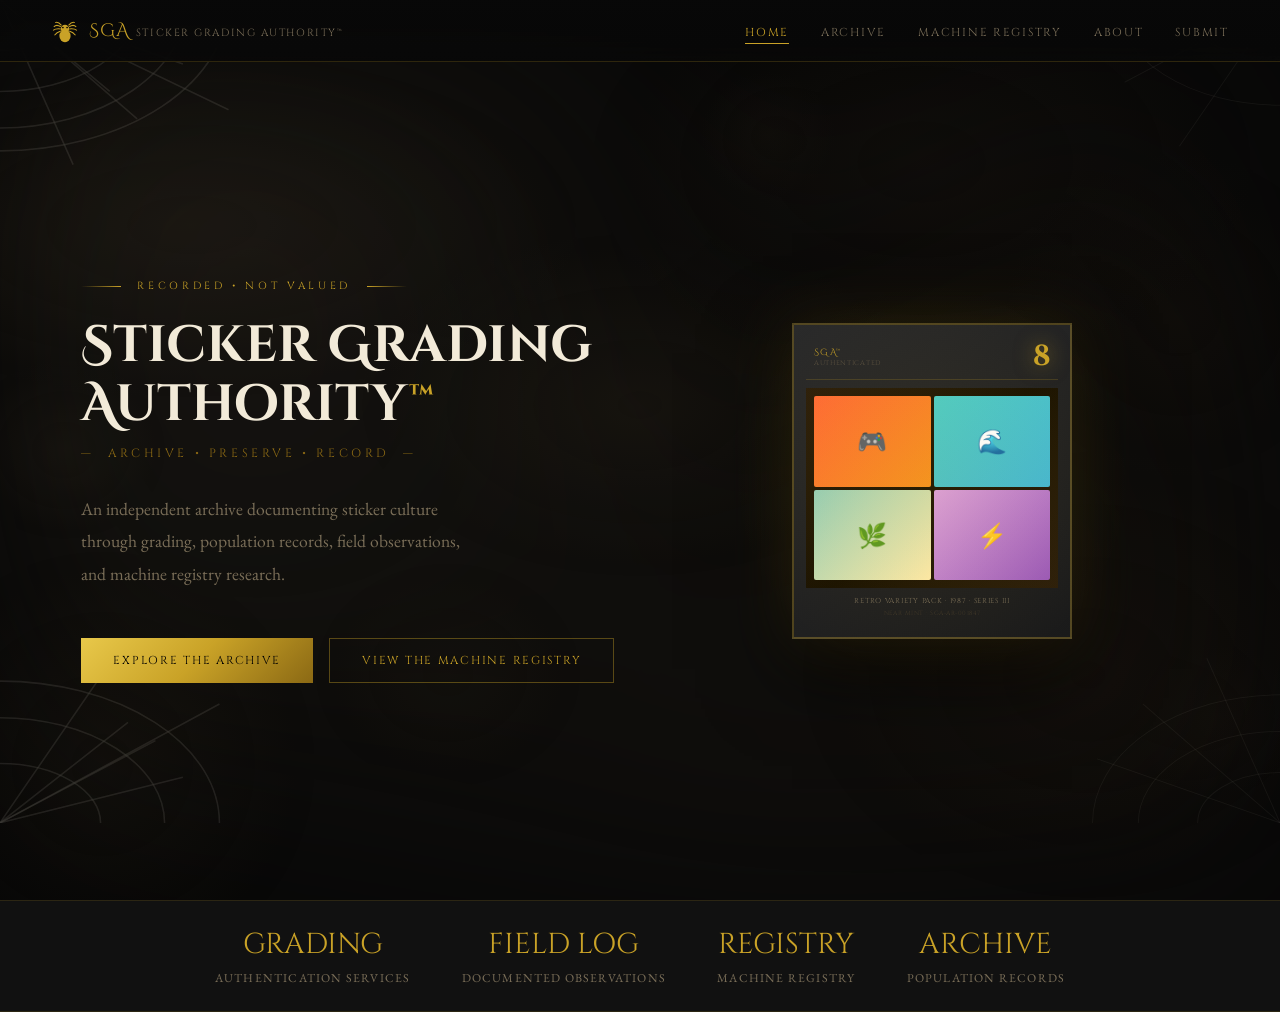
<file: frontend/index.html>
<!DOCTYPE html>
<html lang="en">
<head>
<meta charset="UTF-8">
<meta name="viewport" content="width=device-width, initial-scale=1.0">
<title>SGA — Sticker Grading Authority™</title>
<link href="https://fonts.googleapis.com/css2?family=Cinzel:wght@400;600;700;900&family=Cinzel+Decorative:wght@400;700&family=EB+Garamond:ital,wght@0,400;0,500;1,400&display=swap" rel="stylesheet">
<link rel="stylesheet" href="css/style.css">
<style>

</style>
</head>
<body>

<svg class="web-bg" viewBox="0 0 1400 900" preserveAspectRatio="xMidYMid slice">
  <g stroke="#C9A227" stroke-width="1.3" stroke-opacity="0.9" fill="none">
    <g class="web-corner-tl" transform="translate(0,0)"><line x1="0" y1="0" x2="200" y2="70"/><line x1="0" y1="0" x2="150" y2="130"/><line x1="0" y1="0" x2="80" y2="180"/><line x1="0" y1="0" x2="180" y2="50"/><line x1="0" y1="0" x2="120" y2="100"/><line x1="0" y1="0" x2="250" y2="120"/><ellipse cx="0" cy="0" rx="90" ry="55"/><ellipse cx="0" cy="0" rx="155" ry="100"/><ellipse cx="0" cy="0" rx="205" ry="140"/><ellipse cx="0" cy="0" rx="250" ry="165"/></g>
    <g class="web-corner-br" transform="translate(1400,900)"><line x1="0" y1="0" x2="-200" y2="-70"/><line x1="0" y1="0" x2="-150" y2="-130"/><line x1="0" y1="0" x2="-80" y2="-180"/><ellipse cx="0" cy="0" rx="90" ry="55"/><ellipse cx="0" cy="0" rx="155" ry="100"/><ellipse cx="0" cy="0" rx="205" ry="140"/></g>
    <g class="web-corner-tr" transform="translate(1400,0)"><line x1="0" y1="0" x2="-170" y2="90"/><line x1="0" y1="0" x2="-110" y2="160"/><ellipse cx="0" cy="0" rx="110" ry="65"/><ellipse cx="0" cy="0" rx="180" ry="115"/></g>
    <g class="web-corner-bl" transform="translate(0,900)"><line x1="0" y1="0" x2="170" y2="-90"/><line x1="0" y1="0" x2="110" y2="-160"/><line x1="0" y1="0" x2="200" y2="-50"/><line x1="0" y1="0" x2="140" y2="-110"/><line x1="0" y1="0" x2="240" y2="-130"/><ellipse cx="0" cy="0" rx="110" ry="65"/><ellipse cx="0" cy="0" rx="180" ry="115"/><ellipse cx="0" cy="0" rx="240" ry="155"/></g>
  </g>
</svg>

<nav>
  <div class="nav-brand" onclick="window.location.href='index.html'">
    <svg class="nav-logo" viewBox="0 0 40 40">
      <circle cx="20" cy="17" r="6" fill="#C9A227"/>
      <ellipse cx="20" cy="27" rx="8" ry="9" fill="#C9A227"/>
      <g stroke="#C9A227" stroke-width="1.5" fill="none">
        <path d="M14,14 Q8,10 4,14"/><path d="M14,17 Q7,16 3,19"/><path d="M14,20 Q8,22 5,26"/>
        <path d="M26,14 Q32,10 36,14"/><path d="M26,17 Q33,16 37,19"/><path d="M26,20 Q32,22 35,26"/>
        <path d="M15,12 Q10,6 6,8"/><path d="M25,12 Q30,6 34,8"/>
      </g>
      <circle cx="17" cy="15" r="1.2" fill="#000"/>
      <circle cx="23" cy="15" r="1.2" fill="#000"/>
    </svg>
    <div class="nav-brand-text">
      <span class="nav-sga">SGA</span>
      <span class="nav-full">Sticker Grading Authority&#8482;</span>
    </div>
  </div>
  <ul class="nav-links">
    <li><a href="index.html" id="nav-home" class="active">Home</a></li>
    <li><a href="archive.html" id="nav-archive">Archive</a></li>
    <li><a href="machine-registry.html" id="nav-registry">Machine Registry</a></li>
    <li><a href="about.html" id="nav-about">About</a></li>
    <li><a href="submit.html" id="nav-submit">Submit</a></li>
  </ul>
</nav>

<div id="page-home" class="page active">
  <div class="hero">
    <div>
      <div class="hero-eyebrow">Recorded • Not Valued</div>
      <h1 class="hero-title">Sticker Grading<br>Authority<span>&#8482;</span></h1>
      <div class="hero-sub">Archive • Preserve • Record</div>
      <p class="hero-desc">An independent archive documenting sticker culture through grading,
  population records, field observations, and machine registry research.</p>
      <div class="hero-btns">
        <button class="btn-primary" onclick="window.location.href='archive.html'">Explore the Archive</button>
        <button class="btn-secondary" onclick="window.location.href='machine-registry.html'">View the Machine Registry</button>
      </div>
    </div>
    <div class="hero-visual"> 
      <div class="glow-orb"></div>
      <div class="graded-card">
        <div class="card-header">
          <div><div class="card-brand">SGA&#8482;</div><div style="font-family:'Cinzel',serif;font-size:0.42rem;color:#5a5040;letter-spacing:0.1em;">AUTHENTICATED</div></div>
          <div class="card-grade">8</div>
        </div>
        <div class="card-img">
          <div class="sp s1">&#127918;</div><div class="sp s2">&#127754;</div>
          <div class="sp s3">&#127807;</div><div class="sp s4">&#9889;</div>
        </div>
        <div class="card-foot">
          <div class="card-foot-txt">Retro Variety Pack &middot; 1987 &middot; Series III</div>
          <div style="font-family:'Cinzel',serif;font-size:0.38rem;color:#3d3528;letter-spacing:0.08em;margin-top:3px;">NEAR MINT &middot; SGA-AR-001847</div>
        </div>
      </div>
    </div>
  </div>
  <div class="stats-bar">
  <div class="stat-item">
    <span class="stat-num">GRADING</span>
    <span class="stat-lbl">Authentication Services</span>
  </div>

  <div class="stat-item">
    <span class="stat-num">FIELD LOG</span>
    <span class="stat-lbl">Documented Observations</span>
  </div>

  <div class="stat-item">
    <span class="stat-num">REGISTRY</span>
    <span class="stat-lbl">Machine Registry</span>
  </div>

  <div class="stat-item">
    <span class="stat-num">ARCHIVE</span>
    <span class="stat-lbl">Population Records</span>
  </div>
</div>

<script src="js/main.js"></script>
</body>
</html>
</file>
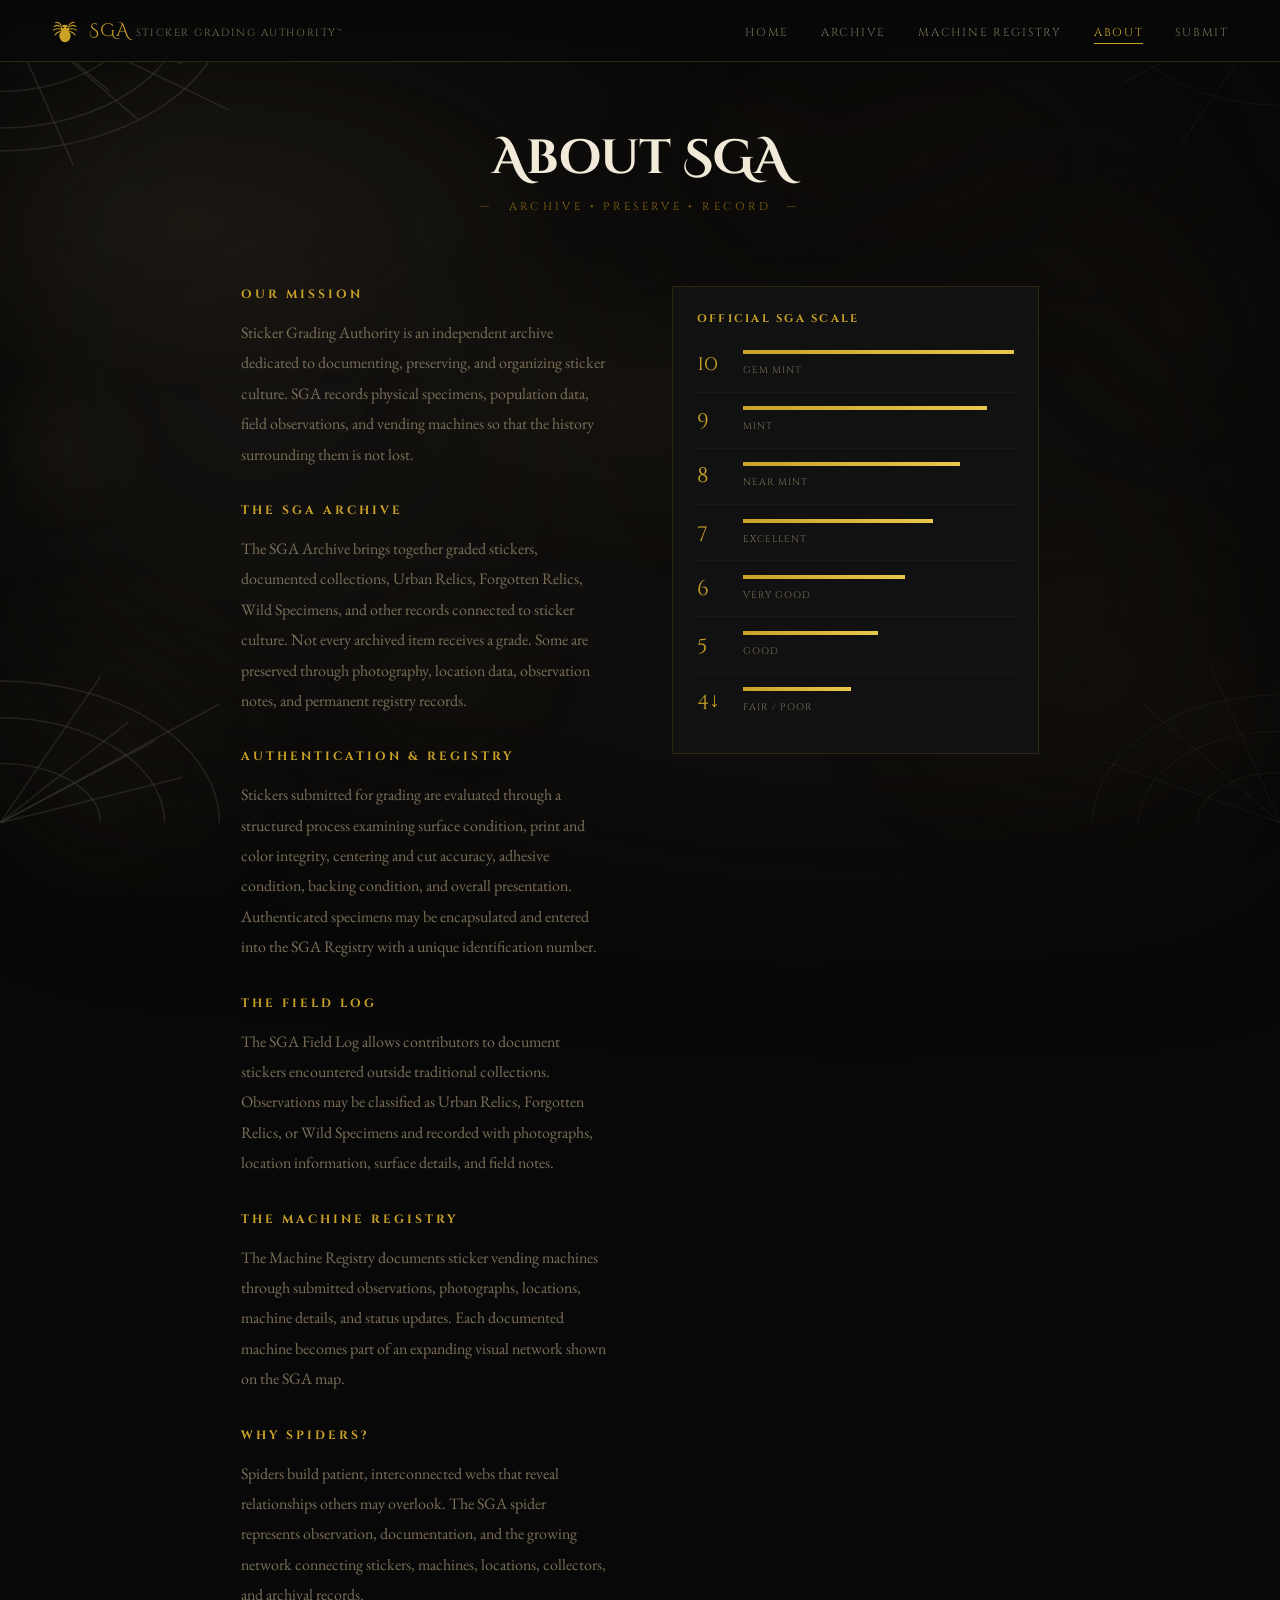
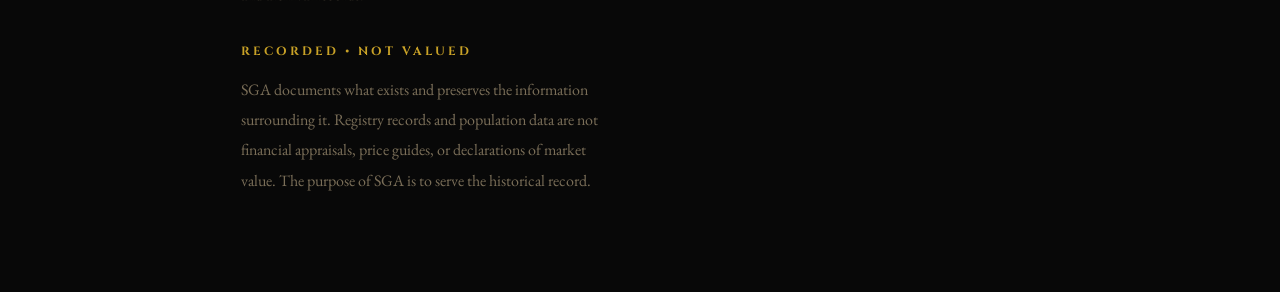
<file: frontend/about.html>
<!DOCTYPE html>
<html lang="en">
<head>
<meta charset="UTF-8">
<meta name="viewport" content="width=device-width, initial-scale=1.0">
<title>About — SGA</title>
<link href="https://fonts.googleapis.com/css2?family=Cinzel:wght@400;600;700;900&family=Cinzel+Decorative:wght@400;700&family=EB+Garamond:ital,wght@0,400;0,500;1,400&display=swap" rel="stylesheet">
<link rel="stylesheet" href="css/style.css">
</head>
<body>

<svg class="web-bg" viewBox="0 0 1400 900" preserveAspectRatio="xMidYMid slice">
  <g stroke="#C9A227" stroke-width="1.3" stroke-opacity="0.9" fill="none">
    <g class="web-corner-tl" transform="translate(0,0)"><line x1="0" y1="0" x2="200" y2="70"/><line x1="0" y1="0" x2="150" y2="130"/><line x1="0" y1="0" x2="80" y2="180"/><line x1="0" y1="0" x2="180" y2="50"/><line x1="0" y1="0" x2="120" y2="100"/><line x1="0" y1="0" x2="250" y2="120"/><ellipse cx="0" cy="0" rx="90" ry="55"/><ellipse cx="0" cy="0" rx="155" ry="100"/><ellipse cx="0" cy="0" rx="205" ry="140"/><ellipse cx="0" cy="0" rx="250" ry="165"/></g>
    <g class="web-corner-br" transform="translate(1400,900)"><line x1="0" y1="0" x2="-200" y2="-70"/><line x1="0" y1="0" x2="-150" y2="-130"/><line x1="0" y1="0" x2="-80" y2="-180"/><ellipse cx="0" cy="0" rx="90" ry="55"/><ellipse cx="0" cy="0" rx="155" ry="100"/><ellipse cx="0" cy="0" rx="205" ry="140"/></g>
    <g class="web-corner-tr" transform="translate(1400,0)"><line x1="0" y1="0" x2="-170" y2="90"/><line x1="0" y1="0" x2="-110" y2="160"/><ellipse cx="0" cy="0" rx="110" ry="65"/><ellipse cx="0" cy="0" rx="180" ry="115"/></g>
    <g class="web-corner-bl" transform="translate(0,900)"><line x1="0" y1="0" x2="170" y2="-90"/><line x1="0" y1="0" x2="110" y2="-160"/><line x1="0" y1="0" x2="200" y2="-50"/><line x1="0" y1="0" x2="140" y2="-110"/><line x1="0" y1="0" x2="240" y2="-130"/><ellipse cx="0" cy="0" rx="110" ry="65"/><ellipse cx="0" cy="0" rx="180" ry="115"/><ellipse cx="0" cy="0" rx="240" ry="155"/></g>
  </g>
</svg>

<nav>
  <div class="nav-brand" onclick="window.location.href='index.html'">
    <svg class="nav-logo" viewBox="0 0 40 40">
      <circle cx="20" cy="17" r="6" fill="#C9A227"/>
      <ellipse cx="20" cy="27" rx="8" ry="9" fill="#C9A227"/>
      <g stroke="#C9A227" stroke-width="1.5" fill="none">
        <path d="M14,14 Q8,10 4,14"/><path d="M14,17 Q7,16 3,19"/><path d="M14,20 Q8,22 5,26"/>
        <path d="M26,14 Q32,10 36,14"/><path d="M26,17 Q33,16 37,19"/><path d="M26,20 Q32,22 35,26"/>
        <path d="M15,12 Q10,6 6,8"/><path d="M25,12 Q30,6 34,8"/>
      </g>
      <circle cx="17" cy="15" r="1.2" fill="#000"/>
      <circle cx="23" cy="15" r="1.2" fill="#000"/>
    </svg>
    <div class="nav-brand-text">
      <span class="nav-sga">SGA</span>
      <span class="nav-full">Sticker Grading Authority&#8482;</span>
    </div>
  </div>
  <ul class="nav-links">
    <li><a href="index.html">Home</a></li>
    <li><a href="archive.html">Archive</a></li>
    <li><a href="machine-registry.html">Machine Registry</a></li>
    <li><a href="about.html" class="active">About</a></li>
    <li><a href="submit.html">Submit</a></li>
  </ul>
</nav>

<div class="page active">
<div class="page-header">
  <h2 class="page-title">About SGA</h2>
  <div class="page-sub">Archive • Preserve • Record</div>
</div>

<div class="about-wrap">
  <div class="about-text">

    <h3>Our Mission</h3>
    <p>
      Sticker Grading Authority is an independent archive dedicated to
      documenting, preserving, and organizing sticker culture. SGA records
      physical specimens, population data, field observations, and vending
      machines so that the history surrounding them is not lost.
    </p>

    <h3>The SGA Archive</h3>
    <p>
      The SGA Archive brings together graded stickers, documented collections,
      Urban Relics, Forgotten Relics, Wild Specimens, and other records connected
      to sticker culture. Not every archived item receives a grade. Some are
      preserved through photography, location data, observation notes, and
      permanent registry records.
    </p>

    <h3>Authentication &amp; Registry</h3>
    <p>
      Stickers submitted for grading are evaluated through a structured process
      examining surface condition, print and color integrity, centering and cut
      accuracy, adhesive condition, backing condition, and overall presentation.
      Authenticated specimens may be encapsulated and entered into the SGA
      Registry with a unique identification number.
    </p>

    <h3>The Field Log</h3>
    <p>
      The SGA Field Log allows contributors to document stickers encountered
      outside traditional collections. Observations may be classified as Urban
      Relics, Forgotten Relics, or Wild Specimens and recorded with photographs,
      location information, surface details, and field notes.
    </p>

    <h3>The Machine Registry</h3>
    <p>
      The Machine Registry documents sticker vending machines through submitted
      observations, photographs, locations, machine details, and status updates.
      Each documented machine becomes part of an expanding visual network shown
      on the SGA map.
    </p>

    <h3>Why Spiders?</h3>
    <p>
      Spiders build patient, interconnected webs that reveal relationships others
      may overlook. The SGA spider represents observation, documentation, and the
      growing network connecting stickers, machines, locations, collectors, and
      archival records.
    </p>

    <h3>Recorded • Not Valued</h3>
    <p>
      SGA documents what exists and preserves the information surrounding it.
      Registry records and population data are not financial appraisals, price
      guides, or declarations of market value. The purpose of SGA is to serve the
      historical record.
    </p>

  </div>
    <div>
      <div class="grade-scale">
        <h3>Official SGA Scale</h3>
        <div class="grade-row">
  <span class="grade-num">10</span>
  <div class="grade-bar-wrap">
    <div class="grade-bar" style="width:100%"></div>
    <span class="grade-name">Gem Mint</span>
  </div>
</div>

<div class="grade-row">
  <span class="grade-num">9</span>
  <div class="grade-bar-wrap">
    <div class="grade-bar" style="width:90%"></div>
    <span class="grade-name">Mint</span>
  </div>
</div>

<div class="grade-row">
  <span class="grade-num">8</span>
  <div class="grade-bar-wrap">
    <div class="grade-bar" style="width:80%"></div>
    <span class="grade-name">Near Mint</span>
  </div>
</div>

<div class="grade-row">
  <span class="grade-num">7</span>
  <div class="grade-bar-wrap">
    <div class="grade-bar" style="width:70%"></div>
    <span class="grade-name">Excellent</span>
  </div>
</div>

<div class="grade-row">
  <span class="grade-num">6</span>
  <div class="grade-bar-wrap">
    <div class="grade-bar" style="width:60%"></div>
    <span class="grade-name">Very Good</span>
  </div>
</div>

<div class="grade-row">
  <span class="grade-num">5</span>
  <div class="grade-bar-wrap">
    <div class="grade-bar" style="width:50%"></div>
    <span class="grade-name">Good</span>
  </div>
</div>

<div class="grade-row">
  <span class="grade-num">4↓</span>
  <div class="grade-bar-wrap">
    <div class="grade-bar" style="width:40%"></div>
    <span class="grade-name">Fair / Poor</span>
  </div>
</div>
    </div>
  </div>
</div>

<script src="js/main.js"></script>
</body>
</html>
</file>
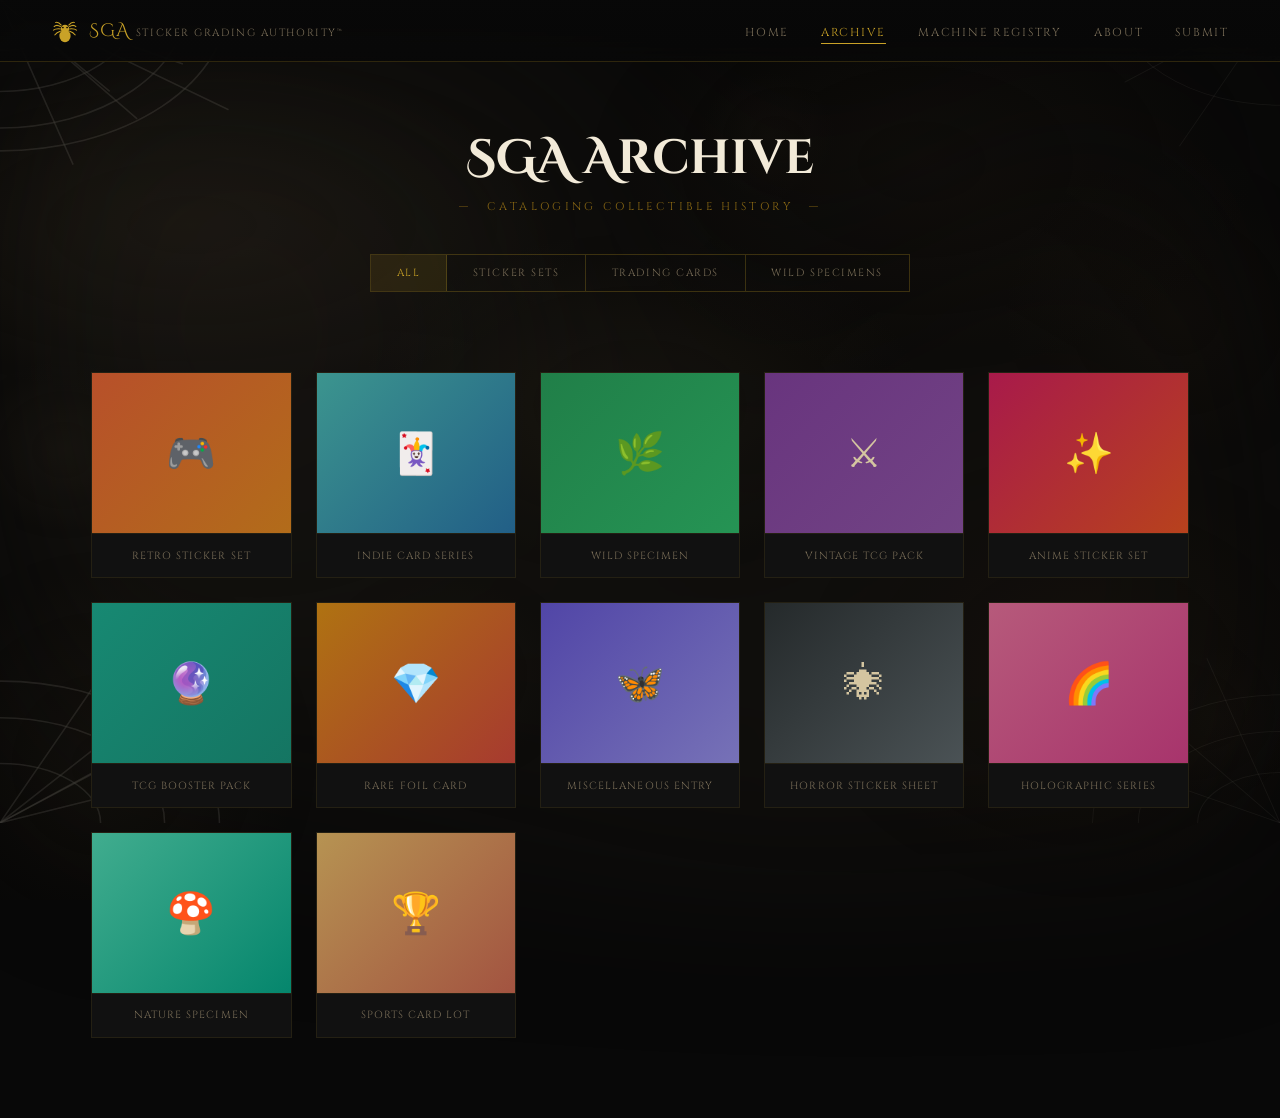
<file: frontend/archive.html>
<!DOCTYPE html>
<html lang="en">
<head>
<meta charset="UTF-8">
<meta name="viewport" content="width=device-width, initial-scale=1.0">
<title>Archive — SGA</title>
<link href="https://fonts.googleapis.com/css2?family=Cinzel:wght@400;600;700;900&family=Cinzel+Decorative:wght@400;700&family=EB+Garamond:ital,wght@0,400;0,500;1,400&display=swap" rel="stylesheet">
<link rel="stylesheet" href="css/style.css">
</head>
<body>

<svg class="web-bg" viewBox="0 0 1400 900" preserveAspectRatio="xMidYMid slice">
  <g stroke="#C9A227" stroke-width="1.3" stroke-opacity="0.9" fill="none">
    <g class="web-corner-tl" transform="translate(0,0)"><line x1="0" y1="0" x2="200" y2="70"/><line x1="0" y1="0" x2="150" y2="130"/><line x1="0" y1="0" x2="80" y2="180"/><line x1="0" y1="0" x2="180" y2="50"/><line x1="0" y1="0" x2="120" y2="100"/><line x1="0" y1="0" x2="250" y2="120"/><ellipse cx="0" cy="0" rx="90" ry="55"/><ellipse cx="0" cy="0" rx="155" ry="100"/><ellipse cx="0" cy="0" rx="205" ry="140"/><ellipse cx="0" cy="0" rx="250" ry="165"/></g>
    <g class="web-corner-br" transform="translate(1400,900)"><line x1="0" y1="0" x2="-200" y2="-70"/><line x1="0" y1="0" x2="-150" y2="-130"/><line x1="0" y1="0" x2="-80" y2="-180"/><ellipse cx="0" cy="0" rx="90" ry="55"/><ellipse cx="0" cy="0" rx="155" ry="100"/><ellipse cx="0" cy="0" rx="205" ry="140"/></g>
    <g class="web-corner-tr" transform="translate(1400,0)"><line x1="0" y1="0" x2="-170" y2="90"/><line x1="0" y1="0" x2="-110" y2="160"/><ellipse cx="0" cy="0" rx="110" ry="65"/><ellipse cx="0" cy="0" rx="180" ry="115"/></g>
    <g class="web-corner-bl" transform="translate(0,900)"><line x1="0" y1="0" x2="170" y2="-90"/><line x1="0" y1="0" x2="110" y2="-160"/><line x1="0" y1="0" x2="200" y2="-50"/><line x1="0" y1="0" x2="140" y2="-110"/><line x1="0" y1="0" x2="240" y2="-130"/><ellipse cx="0" cy="0" rx="110" ry="65"/><ellipse cx="0" cy="0" rx="180" ry="115"/><ellipse cx="0" cy="0" rx="240" ry="155"/></g>
  </g>
</svg>

<nav>
  <div class="nav-brand" onclick="window.location.href='index.html'">
    <svg class="nav-logo" viewBox="0 0 40 40">
      <circle cx="20" cy="17" r="6" fill="#C9A227"/>
      <ellipse cx="20" cy="27" rx="8" ry="9" fill="#C9A227"/>
      <g stroke="#C9A227" stroke-width="1.5" fill="none">
        <path d="M14,14 Q8,10 4,14"/><path d="M14,17 Q7,16 3,19"/><path d="M14,20 Q8,22 5,26"/>
        <path d="M26,14 Q32,10 36,14"/><path d="M26,17 Q33,16 37,19"/><path d="M26,20 Q32,22 35,26"/>
        <path d="M15,12 Q10,6 6,8"/><path d="M25,12 Q30,6 34,8"/>
      </g>
      <circle cx="17" cy="15" r="1.2" fill="#000"/>
      <circle cx="23" cy="15" r="1.2" fill="#000"/>
    </svg>
    <div class="nav-brand-text">
      <span class="nav-sga">SGA</span>
      <span class="nav-full">Sticker Grading Authority&#8482;</span>
    </div>
  </div>
  <ul class="nav-links">
    <li><a href="index.html" id="nav-home">Home</a></li>
    <li><a href="archive.html" id="nav-archive" class="active">Archive</a></li>
    <li><a href="machine-registry.html" id="nav-registry">Machine Registry</a></li>
    <li><a href="about.html" id="nav-about">About</a></li>
    <li><a href="submit.html" id="nav-submit">Submit</a></li>
  </ul>
</nav>

<div class="page active">
  <div class="page-header">
    <h2 class="page-title">SGA Archive</h2>
    <div class="page-sub">Cataloging Collectible History</div>
    <div class="filter-tabs">
      <button class="filter-tab active" onclick="filterArchive(this,'all')">All</button>
      <button class="filter-tab" onclick="filterArchive(this,'sticker')">Sticker Sets</button>
      <button class="filter-tab" onclick="filterArchive(this,'trading')">Trading Cards</button>
      <button class="filter-tab" onclick="filterArchive(this,'wild')">Wild Specimens</button>
    </div>
  </div>
  <div class="archive-grid" id="archive-grid"></div>
</div>

<script src="js/main.js"></script>
<script>
  // Initialize archive on page load
  document.addEventListener('DOMContentLoaded', function() {
    renderArchive('all');
  });
</script>
</body>
</html>
</file>
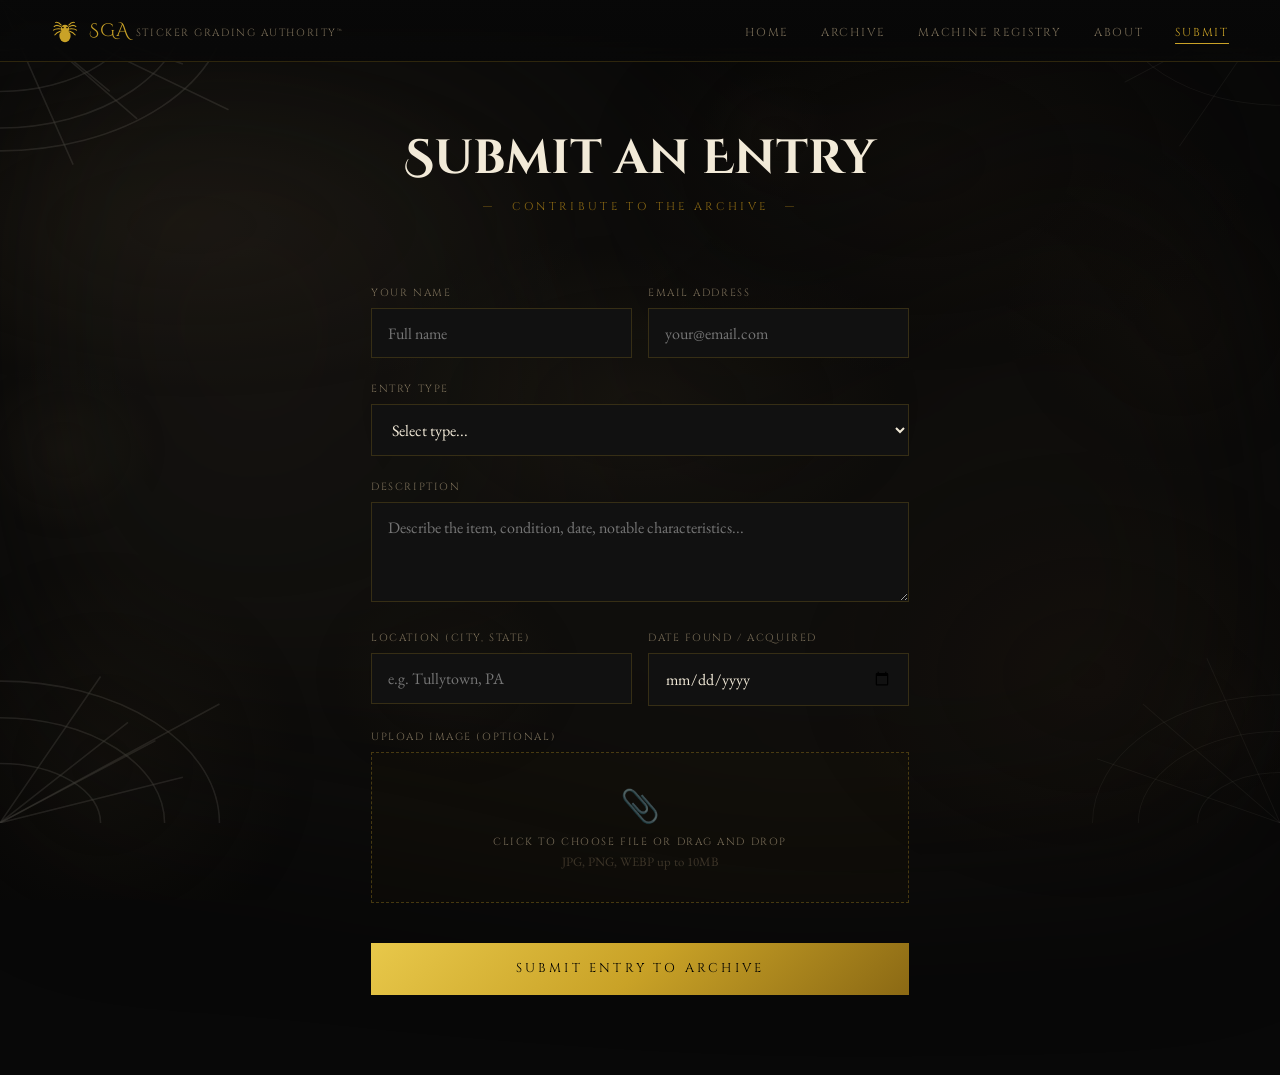
<file: frontend/submit.html>
<!DOCTYPE html>
<html lang="en">
<head>
<meta charset="UTF-8">
<meta name="viewport" content="width=device-width, initial-scale=1.0">
<title>Submit — SGA</title>
<link href="https://fonts.googleapis.com/css2?family=Cinzel:wght@400;600;700;900&family=Cinzel+Decorative:wght@400;700&family=EB+Garamond:ital,wght@0,400;0,500;1,400&display=swap" rel="stylesheet">
<link rel="stylesheet" href="css/style.css">
</head>
<body>

<svg class="web-bg" viewBox="0 0 1400 900" preserveAspectRatio="xMidYMid slice">
  <g stroke="#C9A227" stroke-width="1.3" stroke-opacity="0.9" fill="none">
    <g class="web-corner-tl" transform="translate(0,0)"><line x1="0" y1="0" x2="200" y2="70"/><line x1="0" y1="0" x2="150" y2="130"/><line x1="0" y1="0" x2="80" y2="180"/><line x1="0" y1="0" x2="180" y2="50"/><line x1="0" y1="0" x2="120" y2="100"/><line x1="0" y1="0" x2="250" y2="120"/><ellipse cx="0" cy="0" rx="90" ry="55"/><ellipse cx="0" cy="0" rx="155" ry="100"/><ellipse cx="0" cy="0" rx="205" ry="140"/><ellipse cx="0" cy="0" rx="250" ry="165"/></g>
    <g class="web-corner-br" transform="translate(1400,900)"><line x1="0" y1="0" x2="-200" y2="-70"/><line x1="0" y1="0" x2="-150" y2="-130"/><line x1="0" y1="0" x2="-80" y2="-180"/><ellipse cx="0" cy="0" rx="90" ry="55"/><ellipse cx="0" cy="0" rx="155" ry="100"/><ellipse cx="0" cy="0" rx="205" ry="140"/></g>
    <g class="web-corner-tr" transform="translate(1400,0)"><line x1="0" y1="0" x2="-170" y2="90"/><line x1="0" y1="0" x2="-110" y2="160"/><ellipse cx="0" cy="0" rx="110" ry="65"/><ellipse cx="0" cy="0" rx="180" ry="115"/></g>
    <g class="web-corner-bl" transform="translate(0,900)"><line x1="0" y1="0" x2="170" y2="-90"/><line x1="0" y1="0" x2="110" y2="-160"/><line x1="0" y1="0" x2="200" y2="-50"/><line x1="0" y1="0" x2="140" y2="-110"/><line x1="0" y1="0" x2="240" y2="-130"/><ellipse cx="0" cy="0" rx="110" ry="65"/><ellipse cx="0" cy="0" rx="180" ry="115"/><ellipse cx="0" cy="0" rx="240" ry="155"/></g>
  </g>
</svg>

<nav>
  <div class="nav-brand" onclick="window.location.href='index.html'">
    <svg class="nav-logo" viewBox="0 0 40 40">
      <circle cx="20" cy="17" r="6" fill="#C9A227"/>
      <ellipse cx="20" cy="27" rx="8" ry="9" fill="#C9A227"/>
      <g stroke="#C9A227" stroke-width="1.5" fill="none">
        <path d="M14,14 Q8,10 4,14"/><path d="M14,17 Q7,16 3,19"/><path d="M14,20 Q8,22 5,26"/>
        <path d="M26,14 Q32,10 36,14"/><path d="M26,17 Q33,16 37,19"/><path d="M26,20 Q32,22 35,26"/>
        <path d="M15,12 Q10,6 6,8"/><path d="M25,12 Q30,6 34,8"/>
      </g>
      <circle cx="17" cy="15" r="1.2" fill="#000"/>
      <circle cx="23" cy="15" r="1.2" fill="#000"/>
    </svg>
    <div class="nav-brand-text">
      <span class="nav-sga">SGA</span>
      <span class="nav-full">Sticker Grading Authority&#8482;</span>
    </div>
  </div>
  <ul class="nav-links">
    <li><a href="index.html">Home</a></li>
    <li><a href="archive.html">Archive</a></li>
    <li><a href="machine-registry.html">Machine Registry</a></li>
    <li><a href="about.html">About</a></li>
    <li><a href="submit.html" class="active">Submit</a></li>
  </ul>
</nav>

<div class="page active">
  <div class="page-header">
    <h2 class="page-title">Submit an Entry</h2>
    <div class="page-sub">Contribute to the Archive</div>
  </div>
  <div class="submit-container">
    <div class="form-row">
      <div class="form-group"><label class="form-lbl">Your Name</label><input type="text" class="form-input" placeholder="Full name"></div>
      <div class="form-group"><label class="form-lbl">Email Address</label><input type="email" class="form-input" placeholder="your@email.com"></div>
    </div>
    <div class="form-group">
      <label class="form-lbl">Entry Type</label>
      <select class="form-select form-input">
        <option value="">Select type...</option>
        <option>Sticker Set</option><option>Trading Card Pack</option>
        <option>Wild Specimen</option><option>Vending Machine</option><option>Rare / Miscellaneous</option>
      </select>
    </div>
    <div class="form-group"><label class="form-lbl">Description</label><textarea class="form-input form-textarea" placeholder="Describe the item, condition, date, notable characteristics..."></textarea></div>
    <div class="form-row">
      <div class="form-group"><label class="form-lbl">Location (City, State)</label><input type="text" class="form-input" placeholder="e.g. Tullytown, PA"></div>
      <div class="form-group"><label class="form-lbl">Date Found / Acquired</label><input type="date" class="form-input"></div>
    </div>
    <div class="form-group">
      <label class="form-lbl">Upload Image (Optional)</label>
      <div class="upload-area" onclick="document.getElementById('file-input').click()">
        <div class="upload-icon">&#128206;</div>
        <div class="upload-txt">Click to choose file or drag and drop</div>
        <div style="font-size:0.8rem;color:#3d3528;margin-top:4px;">JPG, PNG, WEBP up to 10MB</div>
      </div>
      <input type="file" id="file-input" style="display:none" accept="image/*">
    </div>
    <button class="submit-btn">Submit Entry to Archive</button>
  </div>
</div>

<script src="js/main.js"></script>
</body>
</html>
</file>
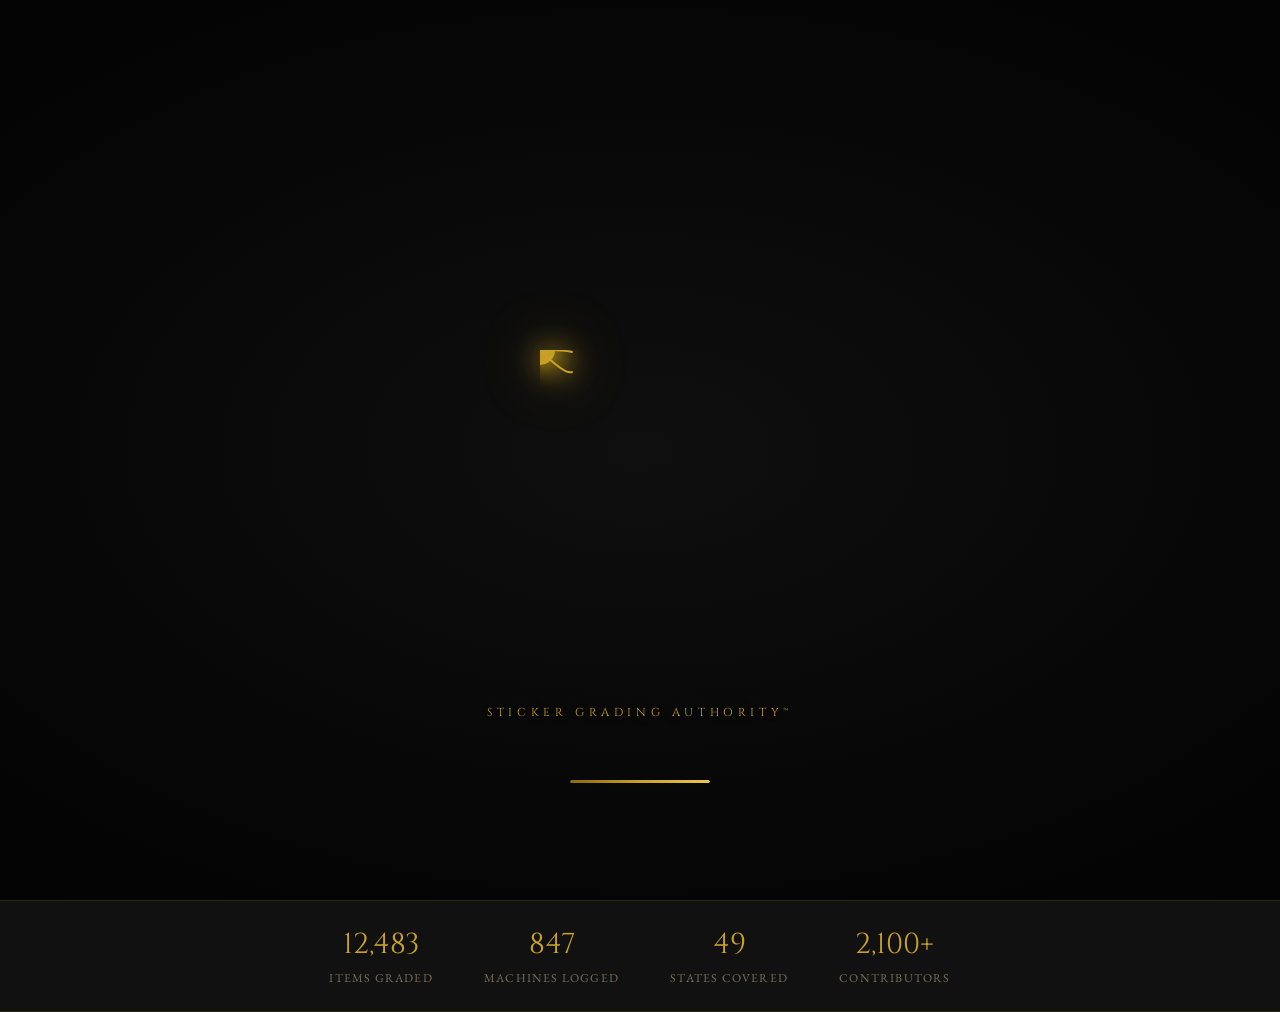
<file: frontend/test.html>
<!DOCTYPE html>
<html lang="en">
<head>
<meta charset="UTF-8">
<meta name="viewport" content="width=device-width, initial-scale=1.0">
<title>SGA — Sticker Grading Authority™</title>
<link href="https://fonts.googleapis.com/css2?family=Cinzel:wght@400;600;700;900&family=Cinzel+Decorative:wght@400;700&family=EB+Garamond:ital,wght@0,400;0,500;1,400&display=swap" rel="stylesheet">
<link rel="stylesheet" href="css/style.css">
<style>

</style>
</head>
<body>
    <!-- Page Loader -->
<div id="sga-loader" class="sga-loader">
  <div class="loader-content">
    <div class="loader-hub">
      <svg class="loader-svg" viewBox="0 0 200 200" xmlns="http://www.w3.org/2000/svg">
        <g class="web-layer" stroke="#C9A227" stroke-width="1.5" fill="none" stroke-linecap="round">
          <line class="web-strand strand-1" x1="100" y1="100" x2="200" y2="100"/>
          <line class="web-strand strand-2" x1="100" y1="100" x2="170.7" y2="29.3"/>
          <line class="web-strand strand-3" x1="100" y1="100" x2="100" y2="0"/>
          <line class="web-strand strand-4" x1="100" y1="100" x2="29.3" y2="29.3"/>
          <line class="web-strand strand-5" x1="100" y1="100" x2="0" y2="100"/>
          <line class="web-strand strand-6" x1="100" y1="100" x2="29.3" y2="170.7"/>
          <line class="web-strand strand-7" x1="100" y1="100" x2="100" y2="200"/>
          <line class="web-strand strand-8" x1="100" y1="100" x2="170.7" y2="170.7"/>
        </g>
        <g class="spider-layer" transform="translate(100,100)">
          <g transform="translate(-50,-50)">
            <circle cx="50" cy="50" r="15" fill="#C9A227" class="spider-body"/>
            <circle cx="50" cy="35" r="10" fill="#C9A227" class="spider-head"/>
            <circle cx="46" cy="33" r="1.5" fill="#1a1510"/>
            <circle cx="54" cy="33" r="1.5" fill="#1a1510"/>
            <g class="spider-legs" stroke="#C9A227" stroke-width="2" fill="none" stroke-linecap="round">
              <path d="M50 50 Q25 25 18 28"/><path d="M50 50 Q25 50 18 52"/><path d="M50 50 Q25 75 18 72"/>
              <path d="M50 50 Q75 25 82 28"/><path d="M50 50 Q75 50 82 52"/><path d="M50 50 Q75 75 82 72"/>
            </g>
          </g>
        </g>
      </svg>
    </div>
    <div class="loader-text">STICKER GRADING AUTHORITY™</div>
    <div class="loader-progress"><div class="loader-progress-bar"></div></div>
  </div>
</div>

<!-- Main Content (hidden until loader completes) -->
<div id="main-content" class="main-content" style="display: none;">
  <!-- Your existing homepage content goes here -->
</div>

<svg class="web-bg" viewBox="0 0 1400 900" preserveAspectRatio="xMidYMid slice">
  <g stroke="#C9A227" stroke-width="1.3" stroke-opacity="0.9" fill="none">
    <g class="web-corner-tl" transform="translate(0,0)"><line x1="0" y1="0" x2="200" y2="70"/><line x1="0" y1="0" x2="150" y2="130"/><line x1="0" y1="0" x2="80" y2="180"/><line x1="0" y1="0" x2="180" y2="50"/><line x1="0" y1="0" x2="120" y2="100"/><line x1="0" y1="0" x2="250" y2="120"/><ellipse cx="0" cy="0" rx="90" ry="55"/><ellipse cx="0" cy="0" rx="155" ry="100"/><ellipse cx="0" cy="0" rx="205" ry="140"/><ellipse cx="0" cy="0" rx="250" ry="165"/></g>
    <g class="web-corner-br" transform="translate(1400,900)"><line x1="0" y1="0" x2="-200" y2="-70"/><line x1="0" y1="0" x2="-150" y2="-130"/><line x1="0" y1="0" x2="-80" y2="-180"/><ellipse cx="0" cy="0" rx="90" ry="55"/><ellipse cx="0" cy="0" rx="155" ry="100"/><ellipse cx="0" cy="0" rx="205" ry="140"/></g>
    <g class="web-corner-tr" transform="translate(1400,0)"><line x1="0" y1="0" x2="-170" y2="90"/><line x1="0" y1="0" x2="-110" y2="160"/><ellipse cx="0" cy="0" rx="110" ry="65"/><ellipse cx="0" cy="0" rx="180" ry="115"/></g>
    <g class="web-corner-bl" transform="translate(0,900)"><line x1="0" y1="0" x2="170" y2="-90"/><line x1="0" y1="0" x2="110" y2="-160"/><line x1="0" y1="0" x2="200" y2="-50"/><line x1="0" y1="0" x2="140" y2="-110"/><line x1="0" y1="0" x2="240" y2="-130"/><ellipse cx="0" cy="0" rx="110" ry="65"/><ellipse cx="0" cy="0" rx="180" ry="115"/><ellipse cx="0" cy="0" rx="240" ry="155"/></g>
  </g>
</svg>

<nav>
  <div class="nav-brand" onclick="window.location.href='index.html'">
    <svg class="nav-logo" viewBox="0 0 40 40">
      <circle cx="20" cy="17" r="6" fill="#C9A227"/>
      <ellipse cx="20" cy="27" rx="8" ry="9" fill="#C9A227"/>
      <g stroke="#C9A227" stroke-width="1.5" fill="none">
        <path d="M14,14 Q8,10 4,14"/><path d="M14,17 Q7,16 3,19"/><path d="M14,20 Q8,22 5,26"/>
        <path d="M26,14 Q32,10 36,14"/><path d="M26,17 Q33,16 37,19"/><path d="M26,20 Q32,22 35,26"/>
        <path d="M15,12 Q10,6 6,8"/><path d="M25,12 Q30,6 34,8"/>
      </g>
      <circle cx="17" cy="15" r="1.2" fill="#000"/>
      <circle cx="23" cy="15" r="1.2" fill="#000"/>
    </svg>
    <div class="nav-brand-text">
      <span class="nav-sga">SGA</span>
      <span class="nav-full">Sticker Grading Authority&#8482;</span>
    </div>
  </div>
  <ul class="nav-links">
    <li><a href="index.html" id="nav-home" class="active">Home</a></li>
    <li><a href="archive.html" id="nav-archive">Archive</a></li>
    <li><a href="machine-registry.html" id="nav-registry">Machine Registry</a></li>
    <li><a href="about.html" id="nav-about">About</a></li>
    <li><a href="submit.html" id="nav-submit">Submit</a></li>
  </ul>
</nav>

<div id="page-home" class="page active">
  <div class="hero">
    <div>
      <div class="hero-eyebrow">Est. 2019</div>
      <h1 class="hero-title">Sticker Grading<br>Authority<span>&#8482;</span></h1>
      <div class="hero-sub">Preserving Adhesive History</div>
      <p class="hero-desc">Documenting sticker culture and collectible media across the United States. Professional authentication, grading, and archival for the modern collector.</p>
      <div class="hero-btns">
        <button class="btn-primary" onclick="window.location.href='archive.html'">Explore the Archive</button>
        <button class="btn-secondary" onclick="window.location.href='machine-registry.html'">View the Machine Registry</button>
      </div>
    </div>
    <div class="hero-visual">
      <div class="glow-orb"></div>
      <div class="graded-card">
        <div class="card-header">
          <div><div class="card-brand">SGA&#8482;</div><div style="font-family:'Cinzel',serif;font-size:0.42rem;color:#5a5040;letter-spacing:0.1em;">AUTHENTICATED</div></div>
          <div class="card-grade">8</div>
        </div>
        <div class="card-img">
          <div class="sp s1">&#127918;</div><div class="sp s2">&#127754;</div>
          <div class="sp s3">&#127807;</div><div class="sp s4">&#9889;</div>
        </div>
        <div class="card-foot">
          <div class="card-foot-txt">Retro Variety Pack &middot; 1987 &middot; Series III</div>
          <div style="font-family:'Cinzel',serif;font-size:0.38rem;color:#3d3528;letter-spacing:0.08em;margin-top:3px;">NEAR MINT &middot; SGA-AR-001847</div>
        </div>
      </div>
    </div>
  </div>
  <div class="stats-bar">
    <div class="stat-item"><span class="stat-num">12,483</span><span class="stat-lbl">Items Graded</span></div>
    <div class="stat-item"><span class="stat-num">847</span><span class="stat-lbl">Machines Logged</span></div>
    <div class="stat-item"><span class="stat-num">49</span><span class="stat-lbl">States Covered</span></div>
    <div class="stat-item"><span class="stat-num">2,100+</span><span class="stat-lbl">Contributors</span></div>
  </div>
</div>

<script>
  // ========================================
  // SGA Page Loader Controller
  // ========================================
  
  document.addEventListener('DOMContentLoaded', function() {
    const loader = document.getElementById('sga-loader');
    const mainContent = document.getElementById('main-content');
    
    // Total animation duration: 3.5 seconds
    const animationDuration = 3500;
    
    // Wait for animation to complete, then show content
    setTimeout(function() {
      // Fade out loader
      loader.classList.add('fade-out');
      
      // Show main content
      mainContent.style.display = 'block';
      
      // Trigger content fade in
      setTimeout(function() {
        mainContent.classList.add('visible');
      }, 50);
      
      // Remove loader from DOM after fade out
      setTimeout(function() {
        loader.style.display = 'none';
      }, 500);
      
    }, animationDuration);
  });
</script>

<script src="js/main.js"></script>
</body>
</html>
</file>
<file: frontend/css/style.css>
/* ============================================
   SGA — Sticker Grading Authority
   Organized & Responsive Stylesheet
   ============================================ */

/* --------------------------------------------
   1. Variables & Reset
   -------------------------------------------- */
:root {
  --gold: #C9A227;
  --gold-light: #E8C84A;
  --gold-dark: #8B6914;
  --bg: #080808;
  --bg2: #111111;
  --text: #D4C5A0;
  --text-dim: #7A6E58;
  --white: #F2EAD8;
  --nav-height: 62px;
  --container-padding: clamp(1rem, 4vw, 5rem);
  --safe-top: env(safe-area-inset-top, 0px);
  --safe-bottom: env(safe-area-inset-bottom, 0px);
  --safe-left: env(safe-area-inset-left, 0px);
  --safe-right: env(safe-area-inset-right, 0px);
}

* { margin: 0; padding: 0; box-sizing: border-box; }
html { scroll-behavior: smooth; overscroll-behavior: none; }
body {
  font-family: 'EB Garamond', serif;
  background: var(--bg);
  color: var(--text);
  min-height: 100vh;
  overflow-x: hidden;
  overscroll-behavior-y: none;
  position: relative;
}
body::before {
  content: '';
  position: fixed;
  inset: 0;
  pointer-events: none;
  z-index: 0;
  background:
    radial-gradient(ellipse 55% 35% at 15% 25%, rgba(28,24,18,0.62) 0%, transparent 55%),
    radial-gradient(ellipse 45% 50% at 85% 75%, rgba(18,14,10,0.55) 0%, transparent 50%),
    radial-gradient(ellipse 40% 35% at 50% 45%, rgba(32,28,20,0.42) 0%, transparent 55%),
    radial-gradient(ellipse 50% 45% at 72% 18%, rgba(22,18,14,0.48) 0%, transparent 52%),
    radial-gradient(ellipse 35% 50% at 8% 85%, rgba(26,22,16,0.45) 0%, transparent 48%),
    radial-gradient(ellipse 30% 40% at 92% 35%, rgba(20,16,12,0.35) 0%, transparent 45%),
    radial-gradient(ellipse 25% 30% at 35% 75%, rgba(24,20,14,0.32) 0%, transparent 42%),
    radial-gradient(ellipse 20% 25% at 5% 50%, rgba(30,26,20,0.38) 0%, transparent 40%),
    radial-gradient(ellipse 18% 22% at 95% 80%, rgba(22,18,14,0.3) 0%, transparent 38%),
    radial-gradient(ellipse 15% 20% at 60% 15%, rgba(26,22,16,0.28) 0%, transparent 35%);
  opacity: 0.98;
}
body::after {
  content: '';
  position: fixed;
  inset: 0;
  pointer-events: none;
  z-index: 0;
  background:
    radial-gradient(circle at 25% 35%, rgba(48,42,32,0.28) 0%, transparent 48%),
    radial-gradient(circle at 75% 65%, rgba(38,32,24,0.24) 0%, transparent 42%),
    radial-gradient(circle at 50% 85%, rgba(42,36,28,0.2) 0%, transparent 38%),
    radial-gradient(circle at 15% 60%, rgba(40,35,26,0.18) 0%, transparent 40%),
    radial-gradient(circle at 88% 25%, rgba(34,30,22,0.15) 0%, transparent 35%),
    radial-gradient(circle at 10% 20%, rgba(44,38,28,0.2) 0%, transparent 42%),
    radial-gradient(circle at 90% 75%, rgba(36,30,22,0.18) 0%, transparent 38%);
  filter: blur(90px);
  opacity: 0.92;
}
[id] { scroll-margin-top: calc(var(--nav-height) + 1rem); }

/* --------------------------------------------
   2. Base Layout
   -------------------------------------------- */
.web-bg {
  position: fixed;
  inset: 0;
  pointer-events: none;
  z-index: 1;
  opacity: 0.22;
}
.web-bg .web-corner-tl,
.web-bg .web-corner-bl {
  stroke: rgba(232,228,212,0.52);
  stroke-width: 1.7;
}
.web-bg .web-corner-tr,
.web-bg .web-corner-br {
  stroke: rgba(232,228,212,0.28);
  stroke-width: 1.1;
}

.page {
  display: none;
  min-height: 100vh;
  min-height: 100dvh;
  padding-top: var(--nav-height);
  padding-bottom: env(safe-area-inset-bottom, 0px);
  position: relative;
  z-index: 1;
}
.page.active { display: block; }
#page-home { display: flex; flex-direction: column; }

.main-content { opacity: 0; transition: opacity 0.5s ease-in; }
.main-content.visible { opacity: 1; }

/* --------------------------------------------
   3. Preloader
   -------------------------------------------- */
.sga-loader {
  position: fixed;
  inset: 0;
  background: radial-gradient(ellipse 120% 100% at 50% 50%, #0f0f0f 0%, #050505 50%, #000 100%);
  display: flex;
  justify-content: center;
  align-items: center;
  z-index: 9999;
  overflow: hidden;
}
.loader-content {
  position: relative;
  width: 100%;
  height: 100%;
  display: flex;
  flex-direction: column;
  justify-content: center;
  align-items: center;
}
.loader-hub {
  position: absolute;
  top: 50%;
  left: 50%;
  transform: translate(-50%, -50%);
  width: clamp(120px, 40vw, 200px);
  height: clamp(120px, 40vw, 200px);
  z-index: 1;
}
.loader-svg {
  width: 100%;
  height: 100%;
  filter: drop-shadow(0 0 14px var(--gold)) drop-shadow(0 0 28px rgba(201,162,39,0.35));
}
.web-layer { opacity: 0; animation: webFadeIn 0.3s ease-out 0.2s forwards; }
.web-strand {
  stroke-dasharray: 100;
  stroke-dashoffset: 100;
  animation: webDraw 3.5s cubic-bezier(0.22,0.61,0.36,1) forwards;
}
.strand-1 { animation-delay: 0.08s; }
.strand-2 { animation-delay: 0.16s; }
.strand-3 { animation-delay: 0.24s; }
.strand-4 { animation-delay: 0.32s; }
.strand-5 { animation-delay: 0.4s; }
.strand-6 { animation-delay: 0.48s; }
.strand-7 { animation-delay: 0.56s; }
.strand-8 { animation-delay: 0.64s; }
.spider-layer {
  transform-origin: 100px 100px;
  animation: spiderPulse 3.5s cubic-bezier(0.34,1.56,0.64,1) forwards;
}
.spider-legs {
  transform-origin: 50px 50px;
  animation: spiderLegSway 2.5s ease-in-out infinite alternate;
}
.spider-body, .spider-head, .spider-legs path {
  animation: spiderGlow 3.5s ease-in-out forwards;
}
.loader-text {
  position: absolute;
  bottom: 20%;
  font-family: 'Cinzel', serif;
  font-size: clamp(0.55rem, 2.5vw, 0.72rem);
  letter-spacing: 0.4em;
  color: var(--gold);
  text-transform: uppercase;
  opacity: 0;
  animation: textReveal 3.5s ease-out 0.5s forwards;
  text-shadow: 0 0 20px rgba(201,162,39,0.3);
}
.loader-progress {
  position: absolute;
  bottom: 13%;
  width: clamp(100px, 35vw, 140px);
  height: 3px;
  background: rgba(201,162,39,0.12);
  overflow: hidden;
  border-radius: 2px;
}
.loader-progress-bar {
  height: 100%;
  width: 0;
  background: linear-gradient(90deg, var(--gold-dark), var(--gold), var(--gold-light));
  border-radius: 2px;
  animation: progressFill 3.5s cubic-bezier(0.22,0.61,0.36,1) forwards;
  box-shadow: 0 0 10px rgba(201,162,39,0.4);
}
.sga-loader.fade-out { animation: loaderFadeOut 0.5s ease-out forwards; }

/* --------------------------------------------
   4. Navigation
   -------------------------------------------- */
nav {
  position: fixed;
  top: 0;
  left: 0;
  right: 0;
  z-index: 100;
  display: flex;
  align-items: center;
  justify-content: space-between;
  padding: 0 var(--container-padding);
  height: var(--nav-height);
  background: linear-gradient(180deg, rgba(8,8,8,0.98), rgba(8,8,8,0.85));
  border-bottom: 1px solid rgba(201,162,39,0.2);
  backdrop-filter: blur(12px);
}
.nav-brand {
  display: flex;
  align-items: center;
  gap: 10px;
  cursor: pointer;
}
.nav-logo { width: 28px; height: 28px; }
.nav-brand-text { display: flex; align-items: baseline; gap: 6px; }
.nav-sga {
  font-family: 'Cinzel Decorative', serif;
  font-size: 1.1rem;
  color: var(--gold);
  letter-spacing: 0.05em;
}
.nav-full {
  font-family: 'Cinzel', serif;
  font-size: 0.65rem;
  color: var(--text-dim);
  letter-spacing: 0.15em;
  text-transform: uppercase;
}
.nav-links {
  display: flex;
  gap: clamp(1rem, 2.5vw, 2.5rem);
  list-style: none;
}
.nav-links a {
  font-family: 'Cinzel', serif;
  font-size: clamp(0.6rem, 1.5vw, 0.72rem);
  letter-spacing: 0.15em;
  text-transform: uppercase;
  color: var(--text-dim);
  text-decoration: none;
  cursor: pointer;
  position: relative;
  padding-bottom: 4px;
}
.nav-links a::after {
  content: '';
  position: absolute;
  bottom: 0;
  left: 0;
  width: 0;
  height: 1px;
  background: var(--gold);
  transition: width 0.3s;
}
.nav-links a:hover, .nav-links a.active { color: var(--gold); }
.nav-links a:hover::after, .nav-links a.active::after { width: 100%; }

/* --------------------------------------------
   5. Hero Section
   -------------------------------------------- */
.hero {
  display: grid;
  grid-template-columns: 1fr 1fr;
  align-items: center;
  min-height: calc(100vh - var(--nav-height));
  max-width: 1400px;
  margin: 0 auto;
  padding: clamp(2rem, 5vw, 4rem) var(--container-padding);
  gap: clamp(2rem, 4vw, 4rem);
}
.hero-eyebrow {
  font-family: 'Cinzel', serif;
  font-size: 0.65rem;
  letter-spacing: 0.35em;
  text-transform: uppercase;
  color: var(--gold);
  margin-bottom: 1.5rem;
  display: flex;
  align-items: center;
  gap: 1rem;
}
.hero-eyebrow::before, .hero-eyebrow::after {
  content: '';
  flex: 1;
  max-width: 40px;
  height: 1px;
}
.hero-eyebrow::before { background: linear-gradient(90deg, transparent, var(--gold)); }
.hero-eyebrow::after { background: linear-gradient(90deg, var(--gold), transparent); }
.hero-title {
  font-family: 'Cinzel Decorative', serif;
  font-size: clamp(1.8rem, 4vw, 3.6rem);
  font-weight: 700;
  color: var(--white);
  line-height: 1.15;
  margin-bottom: 0.6rem;
}
.hero-title span { color: var(--gold); }
.hero-sub {
  font-family: 'Cinzel', serif;
  font-size: 0.75rem;
  letter-spacing: 0.3em;
  color: var(--gold-dark);
  text-transform: uppercase;
  margin-bottom: 2rem;
  display: flex;
  align-items: center;
  gap: 0.8rem;
}
.hero-sub::before, .hero-sub::after { content: '—'; color: var(--gold-dark); }
.hero-desc {
  font-size: clamp(0.95rem, 2vw, 1.1rem);
  line-height: 1.85;
  color: var(--text-dim);
  max-width: 400px;
  margin-bottom: 3rem;
}
.hero-btns { display: flex; gap: 1rem; flex-wrap: wrap; }
.hero-visual {
  display: flex;
  justify-content: center;
  align-items: center;
  position: relative;
}
.glow-orb {
  position: absolute;
  width: min(400px, 80vw);
  height: min(400px, 80vw);
  background: radial-gradient(circle, rgba(201,162,39,0.08), transparent 70%);
  pointer-events: none;
}

/* --------------------------------------------
   6. Buttons
   -------------------------------------------- */
.btn-primary {
  font-family: 'Cinzel', serif;
  font-size: 0.72rem;
  letter-spacing: 0.15em;
  text-transform: uppercase;
  color: #000;
  background: linear-gradient(135deg, var(--gold-light), var(--gold), var(--gold-dark));
  border: none;
  padding: 0.85rem clamp(1rem, 3vw, 2rem);
  cursor: pointer;
  transition: all 0.3s;
}
.btn-primary:hover {
  transform: translateY(-2px);
  box-shadow: 0 8px 30px rgba(201,162,39,0.4);
}
.btn-secondary {
  font-family: 'Cinzel', serif;
  font-size: 0.72rem;
  letter-spacing: 0.15em;
  text-transform: uppercase;
  color: var(--gold);
  background: transparent;
  border: 1px solid rgba(201,162,39,0.4);
  padding: 0.85rem clamp(1rem, 3vw, 2rem);
  cursor: pointer;
  transition: all 0.3s;
}
.btn-secondary:hover {
  border-color: var(--gold);
  background: rgba(201,162,39,0.08);
}

/* --------------------------------------------
   7. Graded Card
   -------------------------------------------- */
.graded-card {
  width: min(280px, 90vw);
  background: linear-gradient(145deg, #2a2a2a, #1a1a1a);
  border: 2px solid rgba(201,162,39,0.3);
  box-shadow: 0 0 60px rgba(201,162,39,0.15), 0 30px 80px rgba(0,0,0,0.8);
  padding: 12px;
  animation: floatCard 5s ease-in-out infinite;
}
@keyframes floatCard {
  0%, 100% { transform: translateY(0) rotate(-1deg); }
  50% { transform: translateY(-15px) rotate(1deg); }
}
.card-header {
  display: flex;
  justify-content: space-between;
  align-items: center;
  padding: 6px 8px 8px;
  border-bottom: 1px solid rgba(201,162,39,0.2);
  margin-bottom: 8px;
}
.card-brand { font-family: 'Cinzel Decorative', serif; font-size: 0.55rem; color: var(--gold); letter-spacing: 0.15em; }
.card-grade { font-family: 'Cinzel Decorative', serif; font-size: 1.8rem; font-weight: 700; color: var(--gold); line-height: 1; text-shadow: 0 0 20px rgba(201,162,39,0.5); }
.card-img {
  background: linear-gradient(135deg, #2d1f0a, #1a1200, #2d1f0a);
  height: 200px;
  display: grid;
  grid-template-columns: 1fr 1fr;
  grid-template-rows: 1fr 1fr;
  gap: 3px;
  padding: 8px;
}
.sp { width: 100%; height: 100%; border-radius: 2px; display: flex; align-items: center; justify-content: center; font-size: 1.5rem; }
.s1 { background: linear-gradient(135deg, #FF6B35, #F7931E); }
.s2 { background: linear-gradient(135deg, #4ECDC4, #45B7D1); }
.s3 { background: linear-gradient(135deg, #96CEB4, #FFEAA7); }
.s4 { background: linear-gradient(135deg, #DDA0DD, #9B59B6); }
.card-foot { padding: 8px; text-align: center; }
.card-foot-txt { font-family: 'Cinzel', serif; font-size: 0.45rem; letter-spacing: 0.1em; color: var(--text-dim); text-transform: uppercase; }

/* --------------------------------------------
   8. Stats Bar
   -------------------------------------------- */
.stats-bar {
  background: var(--bg2);
  border-top: 1px solid rgba(201,162,39,0.15);
  border-bottom: 1px solid rgba(201,162,39,0.15);
  padding: 1.5rem var(--container-padding);
  display: flex;
  flex-wrap: wrap;
  gap: clamp(1.5rem, 4vw, 4rem);
  justify-content: center;
}
.stat-item { text-align: center; }
.stat-num {
  font-family: 'Cinzel', serif;
  font-size: clamp(1.4rem, 3vw, 1.8rem);
  color: var(--gold);
  display: block;
  margin-bottom: 2px;
}
.stat-lbl { font-size: 0.75rem; color: var(--text-dim); letter-spacing: 0.1em; text-transform: uppercase; }

/* --------------------------------------------
   9. Page Header & Filter Tabs
   -------------------------------------------- */
.page-header {
  text-align: center;
  padding: clamp(2rem, 5vw, 4rem) 2rem 2rem;
}
.page-title {
  font-family: 'Cinzel Decorative', serif;
  font-size: clamp(1.6rem, 4vw, 3rem);
  color: var(--white);
  margin-bottom: 0.5rem;
}
.page-sub {
  font-family: 'Cinzel', serif;
  font-size: 0.7rem;
  letter-spacing: 0.3em;
  color: var(--gold-dark);
  text-transform: uppercase;
  display: flex;
  align-items: center;
  justify-content: center;
  gap: 1rem;
  margin-bottom: 2.5rem;
  flex-wrap: wrap;
}
.page-sub::before, .page-sub::after { content: '—'; color: var(--gold-dark); }
.filter-tabs {
  display: flex;
  flex-wrap: wrap;
  justify-content: center;
  margin: 0 auto 3rem;
  border: 1px solid rgba(201,162,39,0.25);
  width: fit-content;
}
.filter-tab {
  font-family: 'Cinzel', serif;
  font-size: 0.65rem;
  letter-spacing: 0.15em;
  text-transform: uppercase;
  color: var(--text-dim);
  padding: 0.7rem clamp(0.8rem, 2vw, 1.8rem);
  cursor: pointer;
  border: none;
  background: transparent;
  transition: all 0.25s;
  border-right: 1px solid rgba(201,162,39,0.25);
}
.filter-tab:last-child { border-right: none; }
.filter-tab.active, .filter-tab:hover {
  background: rgba(201,162,39,0.12);
  color: var(--gold);
}

/* --------------------------------------------
   10. Archive
   -------------------------------------------- */
.archive-grid {
  display: grid;
  grid-template-columns: repeat(auto-fill, minmax(min(180px, 100%), 1fr));
  gap: 1.5rem;
  max-width: 1200px;
  margin: 0 auto;
  padding: 0 var(--container-padding) 5rem;
}
.archive-card {
  background: var(--bg2);
  border: 1px solid rgba(201,162,39,0.1);
  cursor: pointer;
  transition: all 0.35s cubic-bezier(0.23,1,0.32,1);
  overflow: hidden;
}
.archive-card:hover {
  border-color: rgba(201,162,39,0.4);
  transform: translateY(-6px);
  box-shadow: 0 20px 50px rgba(0,0,0,0.5), 0 0 30px rgba(201,162,39,0.1);
}
.archive-thumb {
  height: 160px;
  display: flex;
  align-items: center;
  justify-content: center;
  font-size: 2.5rem;
  position: relative;
  overflow: hidden;
}
.archive-thumb-bg { position: absolute; inset: 0; opacity: 0.7; transition: transform 0.4s; }
.archive-card:hover .archive-thumb-bg { transform: scale(1.1); }
.archive-lbl {
  padding: 0.9rem 1rem;
  font-family: 'Cinzel', serif;
  font-size: 0.65rem;
  letter-spacing: 0.1em;
  text-transform: uppercase;
  color: var(--text-dim);
  border-top: 1px solid rgba(201,162,39,0.1);
  text-align: center;
  transition: color 0.3s;
}
.archive-card:hover .archive-lbl { color: var(--gold); }

/* --------------------------------------------
   11. Registry / Machine Registry
   -------------------------------------------- */
.registry-layout {
  display: grid;
  grid-template-columns: 1fr 340px;
  max-width: 1400px;
  margin: 0 auto;
  padding: 0 var(--container-padding) 5rem;
  align-items: start;
  gap: 2rem;
}
.map-container {
  position: relative;
  background: var(--bg2);
  border: 1px solid rgba(201,162,39,0.15);
  padding: 2rem;
}
.map-title-bar {
  display: flex;
  align-items: center;
  justify-content: space-between;
  margin-bottom: 1.5rem;
  padding-bottom: 1rem;
  border-bottom: 1px solid rgba(201,162,39,0.15);
  flex-wrap: wrap;
  gap: 0.5rem;
}
.map-title-bar h3 { font-family: 'Cinzel', serif; font-size: 0.7rem; letter-spacing: 0.2em; color: var(--gold); text-transform: uppercase; }
.map-count { font-family: 'Cinzel', serif; font-size: 0.65rem; color: var(--text-dim); }
#usa-map { width: 100%; overflow: hidden; }
.map-zoom-controls {
  position: absolute;
  bottom: 1rem;
  right: 1rem;
  display: flex;
  flex-direction: column;
  gap: 0.25rem;
  z-index: 10;
}
.map-zoom-controls button {
  width: 36px;
  height: 36px;
  background: var(--bg2);
  border: 1px solid rgba(201,162,39,0.3);
  color: var(--gold);
  cursor: pointer;
  display: flex;
  align-items: center;
  justify-content: center;
  transition: background 0.2s, border-color 0.2s;
}
.map-zoom-controls button:hover {
  background: rgba(201,162,39,0.15);
  border-color: rgba(201,162,39,0.5);
}

/* Spider markers (map) */
.spider-marker {
  cursor: pointer;
  filter: drop-shadow(0 2px 8px rgba(201,162,39,0.35));
  transition: filter 0.3s, transform 0.3s cubic-bezier(0.34,1.56,0.64,1);
}
.spider-marker:hover {
  filter: drop-shadow(0 4px 18px rgba(201,162,39,0.95)) drop-shadow(0 0 32px rgba(201,162,39,0.6));
}
.spider-marker:hover .spider-marker-inner {
  transform: scale(1.15);
  transform-origin: 0 10px;
}
.spider-marker .spider-marker-inner {
  transition: transform 0.3s ease;
}
.spider-marker:hover .sleg { animation: none !important; }
.spider-marker:hover .spider-pulse-ring { animation: none; }
.spider-marker.active-marker {
  filter: drop-shadow(0 0 14px rgba(201,162,39,1)) drop-shadow(0 0 35px rgba(201,162,39,0.75));
}
.spider-abdomen { transform-origin: 0px 11px; }
.sleg { fill: none; stroke-linecap: round; stroke-linejoin: round; }
.ll1 { animation: ll1sw 2.8s ease-in-out infinite alternate; transform-origin: -5px -3px; }
.ll2 { animation: ll2sw 3.1s ease-in-out infinite alternate; transform-origin: -6px 1px; }
.ll3 { animation: ll3sw 2.5s ease-in-out infinite alternate; transform-origin: -6px 5px; }
.ll4 { animation: ll4sw 3.4s ease-in-out infinite alternate; transform-origin: -5px 9px; }
.lr1 { animation: lr1sw 2.8s ease-in-out infinite alternate; transform-origin: 5px -3px; }
.lr2 { animation: lr2sw 3.1s ease-in-out infinite alternate; transform-origin: 6px 1px; }
.lr3 { animation: lr3sw 2.5s ease-in-out infinite alternate; transform-origin: 6px 5px; }
.lr4 { animation: lr4sw 3.4s ease-in-out infinite alternate; transform-origin: 5px 9px; }
.spider-pulse-ring { animation: pulseRing 3s ease-out infinite; }

/* Tooltip */
.stt {
  position: absolute;
  background: rgba(8,8,8,0.96);
  border: 1px solid rgba(201,162,39,0.45);
  padding: 8px 14px;
  pointer-events: none;
  opacity: 0;
  transition: opacity 0.2s;
  z-index: 50;
  min-width: 180px;
  box-shadow: 0 4px 20px rgba(0,0,0,0.6);
}
.stt.vis { opacity: 1; }
.stt-id { font-family: 'Cinzel', serif; font-size: 0.65rem; color: var(--gold); letter-spacing: 0.1em; display: block; margin-bottom: 3px; }
.stt-loc { font-size: 0.82rem; color: var(--text-dim); }

/* Registry panel */
.registry-panel {
  background: var(--bg2);
  border: 1px solid rgba(201,162,39,0.15);
  border-left: none;
  padding: 2rem;
  min-height: 500px;
}
.panel-prompt {
  display: flex;
  flex-direction: column;
  align-items: center;
  justify-content: center;
  height: 400px;
  text-align: center;
  gap: 1rem;
  color: var(--text-dim);
}
.panel-prompt p { font-size: 0.9rem; }
.panel-hint { font-family: 'Cinzel', serif; font-size: 0.6rem; letter-spacing: 0.2em; text-transform: uppercase; color: var(--gold-dark); }
.machine-info { display: none; }
.machine-info.vis { display: block; }
.info-header {
  display: flex;
  align-items: center;
  gap: 10px;
  margin-bottom: 1.5rem;
  padding-bottom: 1rem;
  border-bottom: 1px solid rgba(201,162,39,0.2);
}
.info-id { font-family: 'Cinzel', serif; font-size: 0.85rem; color: var(--gold); letter-spacing: 0.1em; }
.info-badge {
  font-family: 'Cinzel', serif;
  font-size: 0.55rem;
  letter-spacing: 0.15em;
  background: rgba(201,162,39,0.15);
  color: var(--gold);
  border: 1px solid rgba(201,162,39,0.3);
  padding: 2px 8px;
  text-transform: uppercase;
}
.info-row { display: flex; gap: 0.5rem; margin-bottom: 0.9rem; align-items: baseline; flex-wrap: wrap; }
.info-lbl { font-family: 'Cinzel', serif; font-size: 0.6rem; letter-spacing: 0.15em; text-transform: uppercase; color: var(--text-dim); width: 120px; flex-shrink: 0; }
.info-val { font-size: 0.95rem; color: var(--white); }
.sdot {
  display: inline-block;
  width: 6px;
  height: 6px;
  border-radius: 50%;
  margin-right: 6px;
  vertical-align: middle;
  background: #4ade80;
  box-shadow: 0 0 8px #4ade80;
}
.sdot.pend { background: #fbbf24; box-shadow: 0 0 8px #fbbf24; }
.sdot.inact { background: #94a3b8; box-shadow: none; }

/* Registry list */
.registry-list {
  max-width: 1200px;
  padding: 0 var(--container-padding) 4rem;
  margin: 2rem auto 0;
  overflow-x: auto;
  -webkit-overflow-scrolling: touch;
}
.rlist-title {
  font-family: 'Cinzel', serif;
  font-size: 0.7rem;
  letter-spacing: 0.25em;
  text-transform: uppercase;
  color: var(--gold);
  margin-bottom: 1rem;
  padding-bottom: 0.5rem;
  border-bottom: 1px solid rgba(201,162,39,0.2);
}
.list-head, .mrow {
  display: grid;
  grid-template-columns: 1.5fr 1fr 1fr 1fr 90px;
  gap: 1rem;
  padding: 0.5rem 1rem;
  align-items: center;
  min-width: 480px;
}
.list-head { border-bottom: 1px solid rgba(201,162,39,0.12); margin-bottom: 0.3rem; }
.list-head span { font-family: 'Cinzel', serif; font-size: 0.58rem; letter-spacing: 0.15em; text-transform: uppercase; color: var(--text-dim); }
.mrow { cursor: pointer; border-bottom: 1px solid rgba(255,255,255,0.04); transition: background 0.2s; }
.mrow:hover { background: rgba(201,162,39,0.04); }
.mrow-id { font-family: 'Cinzel', serif; font-size: 0.7rem; color: var(--gold); letter-spacing: 0.08em; }
.mrow-txt { font-size: 0.85rem; color: var(--text-dim); }
.mbadge { font-family: 'Cinzel', serif; font-size: 0.55rem; letter-spacing: 0.1em; text-transform: uppercase; padding: 3px 8px; width: fit-content; }
.bdoc { background: rgba(74,222,128,0.12); color: #4ade80; border: 1px solid rgba(74,222,128,0.3); }
.bpend { background: rgba(251,191,36,0.12); color: #fbbf24; border: 1px solid rgba(251,191,36,0.3); }
.binact { background: rgba(148,163,184,0.12); color: #94a3b8; border: 1px solid rgba(148,163,184,0.2); }

/* --------------------------------------------
   12. Submit Form
   -------------------------------------------- */
.submit-container {
  max-width: 640px;
  margin: 0 auto;
  padding: 0 var(--container-padding) 5rem;
  padding-bottom: calc(5rem + env(safe-area-inset-bottom, 0px));
}
.form-group { margin-bottom: 1.5rem; }
.form-lbl {
  display: block;
  font-family: 'Cinzel', serif;
  font-size: 0.65rem;
  letter-spacing: 0.15em;
  text-transform: uppercase;
  color: var(--text-dim);
  margin-bottom: 0.5rem;
}
.form-input, .form-select, .form-textarea {
  width: 100%;
  background: var(--bg2);
  border: 1px solid rgba(201,162,39,0.2);
  color: var(--white);
  padding: 0.85rem 1rem;
  font-family: 'EB Garamond', serif;
  font-size: 1rem;
  outline: none;
  transition: border-color 0.3s, box-shadow 0.3s;
}
.form-input:focus, .form-select:focus, .form-textarea:focus {
  border-color: var(--gold);
  box-shadow: 0 0 0 3px rgba(201,162,39,0.08);
}
.form-textarea { resize: vertical; min-height: 100px; }
.form-select option { background: var(--bg2); }
.form-row { display: grid; grid-template-columns: 1fr 1fr; gap: 1rem; }
.upload-area {
  border: 1px dashed rgba(201,162,39,0.3);
  padding: 2rem;
  text-align: center;
  cursor: pointer;
  transition: all 0.3s;
  background: rgba(201,162,39,0.02);
}
.upload-area:hover {
  border-color: rgba(201,162,39,0.6);
  background: rgba(201,162,39,0.05);
}
.upload-icon { font-size: 2rem; margin-bottom: 0.5rem; opacity: 0.4; }
.upload-txt { font-family: 'Cinzel', serif; font-size: 0.65rem; letter-spacing: 0.15em; text-transform: uppercase; color: var(--text-dim); }
.submit-btn {
  width: 100%;
  font-family: 'Cinzel', serif;
  font-size: 0.8rem;
  letter-spacing: 0.25em;
  text-transform: uppercase;
  color: #000;
  background: linear-gradient(135deg, var(--gold-light), var(--gold), var(--gold-dark));
  border: none;
  padding: 1.1rem;
  cursor: pointer;
  transition: all 0.3s;
  margin-top: 1rem;
}
.submit-btn:hover {
  transform: translateY(-2px);
  box-shadow: 0 10px 40px rgba(201,162,39,0.35);
}

/* --------------------------------------------
   13. About
   -------------------------------------------- */
.about-wrap {
  max-width: 900px;
  margin: 0 auto;
  padding: 0 var(--container-padding) 5rem;
  display: grid;
  grid-template-columns: 1fr 1fr;
  gap: 4rem;
}
.about-text h3 {
  font-family: 'Cinzel', serif;
  font-size: 0.75rem;
  letter-spacing: 0.25em;
  text-transform: uppercase;
  color: var(--gold);
  margin-bottom: 1rem;
  margin-top: 2rem;
}
.about-text h3:first-child { margin-top: 0; }
.about-text p { font-size: 1rem; line-height: 1.9; color: var(--text-dim); margin-bottom: 1rem; }
.grade-scale { background: var(--bg2); border: 1px solid rgba(201,162,39,0.15); padding: 1.5rem; }
.grade-scale h3 {
  font-family: 'Cinzel', serif;
  font-size: 0.7rem;
  letter-spacing: 0.2em;
  text-transform: uppercase;
  color: var(--gold);
  margin-bottom: 1.5rem;
}
.grade-row {
  display: flex;
  align-items: center;
  gap: 1rem;
  margin-bottom: 0.85rem;
  padding-bottom: 0.85rem;
  border-bottom: 1px solid rgba(255,255,255,0.04);
}
.grade-row:last-child { border-bottom: none; margin-bottom: 0; }
.grade-num { font-family: 'Cinzel Decorative', serif; font-size: 1.3rem; color: var(--gold); width: 30px; }
.grade-bar-wrap { flex: 1; }
.grade-bar { height: 4px; background: linear-gradient(90deg, var(--gold), var(--gold-light)); margin-bottom: 3px; }
.grade-name { font-family: 'Cinzel', serif; font-size: 0.6rem; letter-spacing: 0.1em; text-transform: uppercase; color: var(--text-dim); }

/* --------------------------------------------
   14. Utilities
   -------------------------------------------- */
::-webkit-scrollbar { width: 6px; }
::-webkit-scrollbar-track { background: var(--bg); }
::-webkit-scrollbar-thumb { background: var(--gold-dark); }

/* --------------------------------------------
   15. Keyframes
   -------------------------------------------- */
@keyframes spiderPulse {
  0% { transform: scale(0); opacity: 0; }
  20% { transform: scale(1.2); opacity: 1; }
  35% { transform: scale(1) rotate(180deg); opacity: 1; }
  65% { transform: scale(1) rotate(360deg); opacity: 1; }
  100% { transform: scale(1) rotate(360deg); opacity: 1; }
}
@keyframes spiderGlow {
  0% { filter: drop-shadow(0 0 0 var(--gold)); }
  20% { filter: drop-shadow(0 0 18px var(--gold)) drop-shadow(0 0 36px rgba(201,162,39,0.5)); }
  100% { filter: drop-shadow(0 0 12px var(--gold)); }
}
@keyframes webFadeIn { 0% { opacity: 0; } 100% { opacity: 1; } }
@keyframes webDraw {
  0% { stroke-dashoffset: 100; opacity: 1; }
  18% { stroke-dashoffset: 0; opacity: 1; }
  55% { stroke-dashoffset: 0; opacity: 0.9; }
  88% { stroke-dashoffset: 85; opacity: 0.5; }
  100% { stroke-dashoffset: 95; opacity: 0; }
}
@keyframes textReveal {
  0% { opacity: 0; transform: translateY(16px); }
  25% { opacity: 0; transform: translateY(16px); }
  45% { opacity: 1; transform: translateY(0); }
  100% { opacity: 1; transform: translateY(0); }
}
@keyframes progressFill { 0% { width: 0; } 100% { width: 100%; } }
@keyframes pulseRing { 0% { r: 5; opacity: 0.5; } 100% { r: 15; opacity: 0; } }
@keyframes spiderLegSway { 0% { transform: rotate(-2deg); } 100% { transform: rotate(2deg); } }
@keyframes loaderFadeOut { 0% { opacity: 1; visibility: visible; } 100% { opacity: 0; visibility: hidden; } }
@keyframes abdBreath { 0%, 100% { transform: scale(1); } 50% { transform: scale(1.09); } }
@keyframes ll1sw { 0% { transform: rotate(-5deg); } 100% { transform: rotate(5deg); } }
@keyframes ll2sw { 0% { transform: rotate(-4deg); } 100% { transform: rotate(6deg); } }
@keyframes ll3sw { 0% { transform: rotate(-6deg); } 100% { transform: rotate(4deg); } }
@keyframes ll4sw { 0% { transform: rotate(-4deg); } 100% { transform: rotate(5deg); } }
@keyframes lr1sw { 0% { transform: rotate(5deg); } 100% { transform: rotate(-5deg); } }
@keyframes lr2sw { 0% { transform: rotate(4deg); } 100% { transform: rotate(-6deg); } }
@keyframes lr3sw { 0% { transform: rotate(6deg); } 100% { transform: rotate(-4deg); } }
@keyframes lr4sw { 0% { transform: rotate(4deg); } 100% { transform: rotate(-5deg); } }

/* ============================================
   16. Responsive — Tablet (≤1024px)
   ============================================ */
@media (max-width: 1024px) {
  .registry-list { min-width: 0; }
  .list-head, .mrow { min-width: 0; }
  .hero {
    grid-template-columns: 1fr;
    text-align: center;
  }
  .hero-desc { margin-left: auto; margin-right: auto; }
  .hero-btns { justify-content: center; }
  .hero-eyebrow::before, .hero-eyebrow::after { max-width: 30px; }
  .registry-layout { grid-template-columns: 1fr; }
  .registry-panel { border-left: 1px solid rgba(201,162,39,0.15); border-top: none; }
  .about-wrap { grid-template-columns: 1fr; gap: 3rem; }
  .list-head, .mrow {
    grid-template-columns: 1.2fr 1fr 1fr 80px;
  }
  .list-head span:nth-child(5), .mrow > *:nth-child(5) { display: none; }
}

/* ============================================
   17. Responsive — Mobile (≤768px)
   ============================================ */
@media (max-width: 768px) {
  nav { padding: 0 1rem; }
  .nav-full { display: none; }
  .nav-links { gap: 0.8rem; }
  .nav-links a { font-size: 0.6rem; }
  .hero { padding: 2rem 1rem; gap: 2rem; }
  .hero-title { font-size: clamp(1.4rem, 5vw, 1.6rem); }
  .hero-eyebrow { font-size: 0.55rem; letter-spacing: 0.25em; }
  .hero-eyebrow::before, .hero-eyebrow::after { display: none; }
  .stats-bar {
    display: grid;
    grid-template-columns: repeat(2, 1fr);
    gap: 1.5rem;
    padding: 1.5rem 1rem;
  }
  .filter-tabs { flex-direction: column; }
  .filter-tab { border-right: none; border-bottom: 1px solid rgba(201,162,39,0.25); }
  .filter-tab:last-child { border-bottom: none; }
  .archive-grid {
    grid-template-columns: repeat(2, 1fr);
    gap: 1rem;
    padding: 0 1rem calc(3rem + env(safe-area-inset-bottom, 0px));
  }
  .archive-thumb { height: 120px; font-size: 2rem; }
  .registry-layout { padding: 0 1rem 3rem; }
  .map-container { padding: 1rem; }
  .registry-panel { padding: 1.5rem; min-height: 350px; }
  .panel-prompt { height: 300px; }
  .registry-list { padding: 0 1rem calc(3rem + env(safe-area-inset-bottom, 0px)); }
  .list-head, .mrow {
    grid-template-columns: 1fr 1fr 70px;
    gap: 0.5rem;
    padding: 0.5rem;
  }
  .list-head span:nth-child(3), .mrow > *:nth-child(3),
  .list-head span:nth-child(4), .mrow > *:nth-child(4) { display: none; }
  .submit-container { padding: 0 1rem calc(5rem + env(safe-area-inset-bottom, 0px)); padding-left: max(1rem, env(safe-area-inset-left)); padding-right: max(1rem, env(safe-area-inset-right)); }
  .form-row { grid-template-columns: 1fr; }
  .about-wrap { padding: 0 max(1rem, env(safe-area-inset-left)) max(1rem, env(safe-area-inset-right)) calc(4rem + env(safe-area-inset-bottom, 0px)); gap: 2rem; }
  .form-input, .form-select, .form-textarea { min-height: 44px; }
  .filter-tab { min-height: 44px; display: inline-flex; align-items: center; justify-content: center; }
  .upload-area { min-height: 120px; padding: 1.5rem; }
}

/* ============================================
   18. Responsive — Small Mobile (≤480px)
   ============================================ */
@media (max-width: 480px) {
  nav { flex-direction: column; align-items: center; gap: 0.75rem; padding: 0.75rem 1rem; padding-left: max(1rem, env(safe-area-inset-left)); padding-right: max(1rem, env(safe-area-inset-right)); height: auto; min-height: 62px; }
  .nav-links { justify-content: center; flex-wrap: wrap; }
  .nav-links a { font-size: 0.55rem; letter-spacing: 0.1em; min-height: 44px; display: inline-flex; align-items: center; }
  .hero-title { font-size: clamp(1.2rem, 5vw, 1.4rem); }
  .hero-desc { font-size: 0.9rem; }
  .hero-btns { flex-direction: column; }
  .btn-primary, .btn-secondary { width: 100%; min-height: 44px; }
  .graded-card { width: 100%; max-width: 280px; }
  .card-img { height: 160px; }
  .stats-bar { display: grid; grid-template-columns: 1fr; }
  .archive-grid { grid-template-columns: 1fr; }
  .page-header { padding: 1.5rem 1rem calc(1rem + env(safe-area-inset-bottom, 0px)); }
  .page-title { font-size: 1.4rem; }
  .page-sub { font-size: 0.6rem; letter-spacing: 0.2em; }
}

/* ============================================
   19. Responsive — Very Small Mobile (≤360px)
   ============================================ */
@media (max-width: 360px) {
  :root { --container-padding: 0.75rem; }
  nav { padding: 0.5rem 0.75rem; }
  .nav-sga { font-size: 0.95rem; }
  .nav-links { gap: 0.5rem; }
  .nav-links a { font-size: 0.5rem; }
  .hero { padding: 1.5rem 0.75rem; gap: 1.5rem; }
  .hero-title { font-size: clamp(1.1rem, 6vw, 1.25rem); }
  .hero-desc { font-size: 0.85rem; }
  .hero-sub { font-size: 0.65rem; }
  .stat-num { font-size: 1.2rem; }
  .archive-thumb { height: 100px; font-size: 1.5rem; }
  .archive-lbl { font-size: 0.58rem; padding: 0.7rem; }
  .page-title { font-size: 1.2rem; }
  .filter-tab { padding: 0.6rem 1rem; font-size: 0.58rem; }
}

/* ============================================
   20. Responsive — Large Tablet (600–768px)
   ============================================ */
@media (min-width: 600px) and (max-width: 768px) {
  .archive-grid { grid-template-columns: repeat(2, 1fr); }
  .stats-bar { grid-template-columns: repeat(2, 1fr); }
}

/* ============================================
   20b. Responsive — Medium Tablet (768–900px)
   ============================================ */
@media (min-width: 768px) and (max-width: 900px) {
  .archive-grid { grid-template-columns: repeat(2, 1fr); gap: 1.25rem; }
  .list-head, .mrow { min-width: 420px; grid-template-columns: 1.2fr 1fr 1fr 80px; }
  .list-head span:nth-child(5), .mrow > *:nth-child(5) { display: none; }
}

/* ============================================
   21. Landscape — Short Viewport
   ============================================ */
@media (max-height: 500px) and (orientation: landscape) {
  .hero { min-height: auto; padding: 2rem var(--container-padding); }
  .page-header { padding: 2rem 2rem 1rem; }
  .registry-panel { min-height: 280px; }
  .panel-prompt { height: 220px; }
}

/* ============================================
   22. Safe Area — Notched Devices
   ============================================ */
@supports (padding: env(safe-area-inset-top)) {
  body { padding-left: env(safe-area-inset-left); padding-right: env(safe-area-inset-right); }
  nav { padding-left: max(var(--container-padding), env(safe-area-inset-left)); padding-right: max(var(--container-padding), env(safe-area-inset-right)); }
  .sga-loader { padding: env(safe-area-inset-top) env(safe-area-inset-right) env(safe-area-inset-bottom) env(safe-area-inset-left); }
}

/* ============================================
   23. Reduced Motion
   ============================================ */
@media (prefers-reduced-motion: reduce) {
  *, *::before, *::after { animation-duration: 0.15s !important; animation-iteration-count: 1 !important; transition-duration: 0.15s !important; }
  .graded-card { animation: none; }
  .loader-hub .spider-layer, .loader-hub .web-strand { animation: none; }
}
</file>
